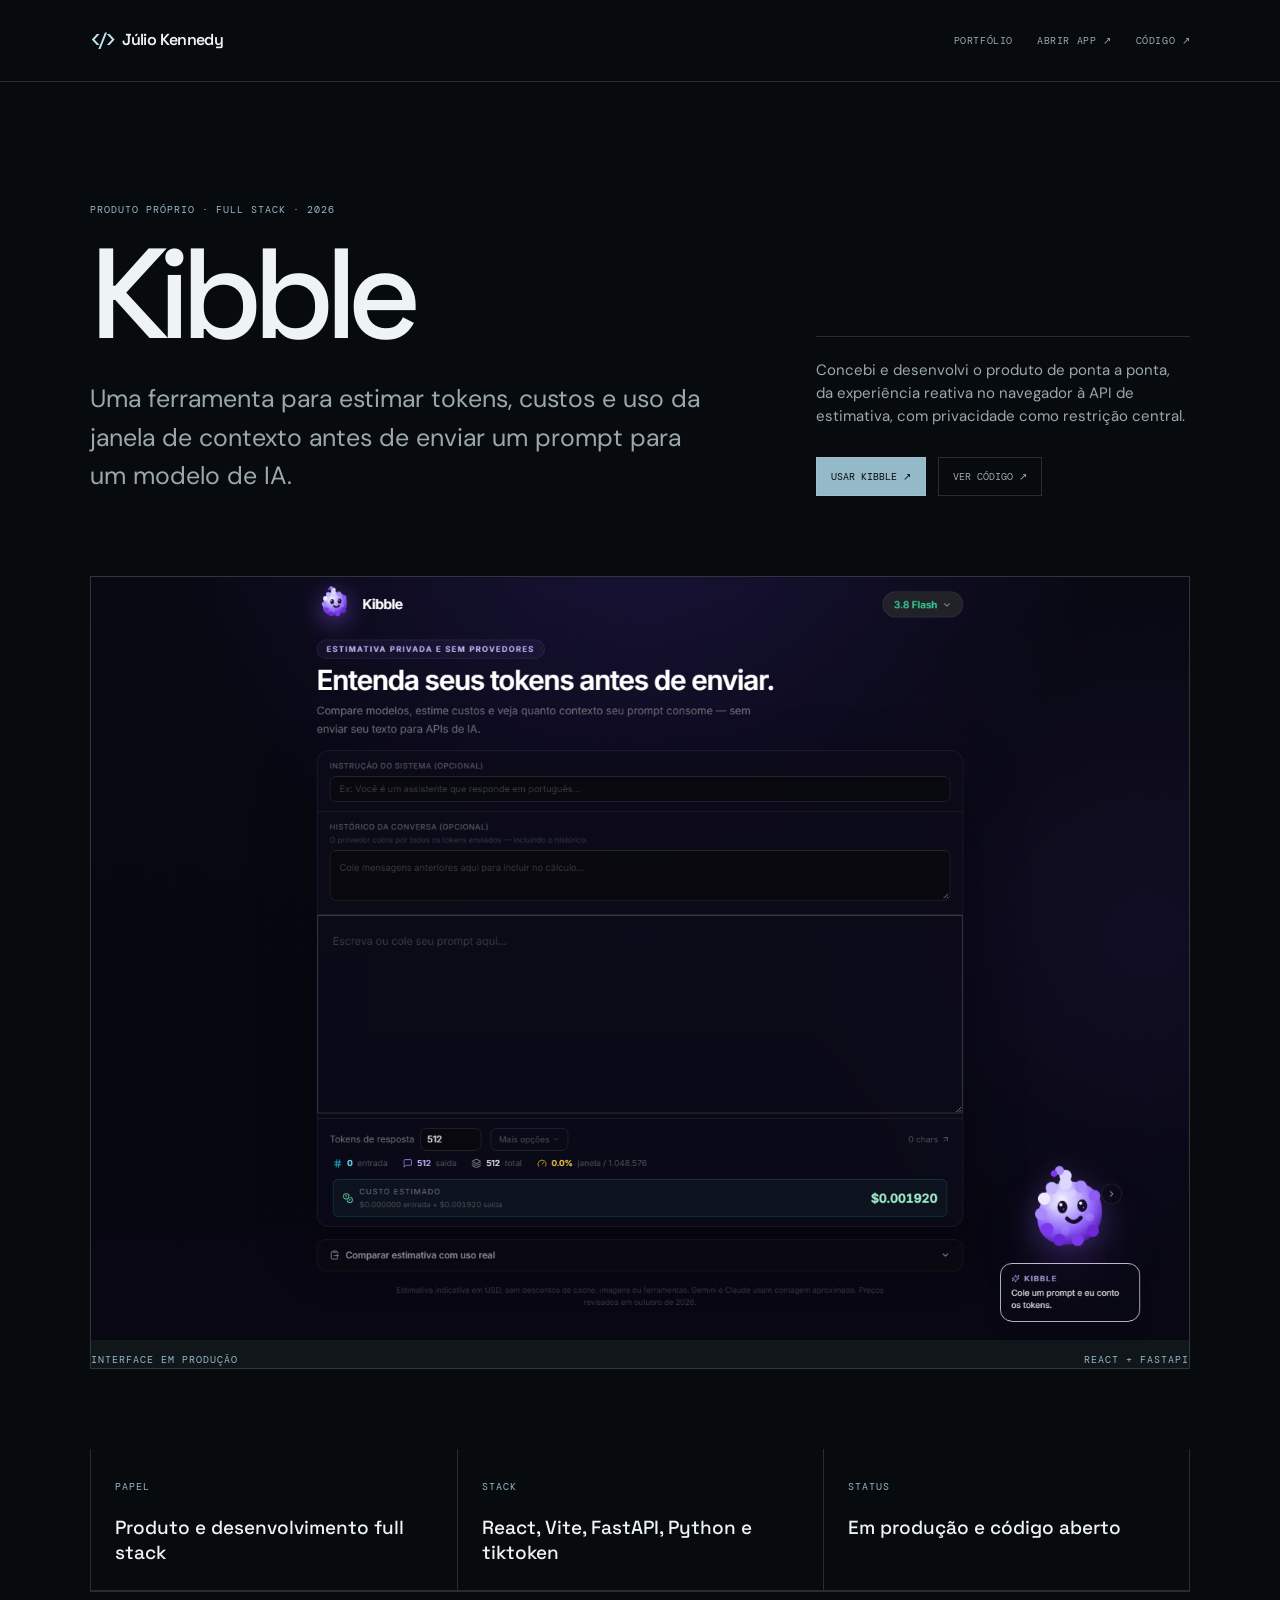
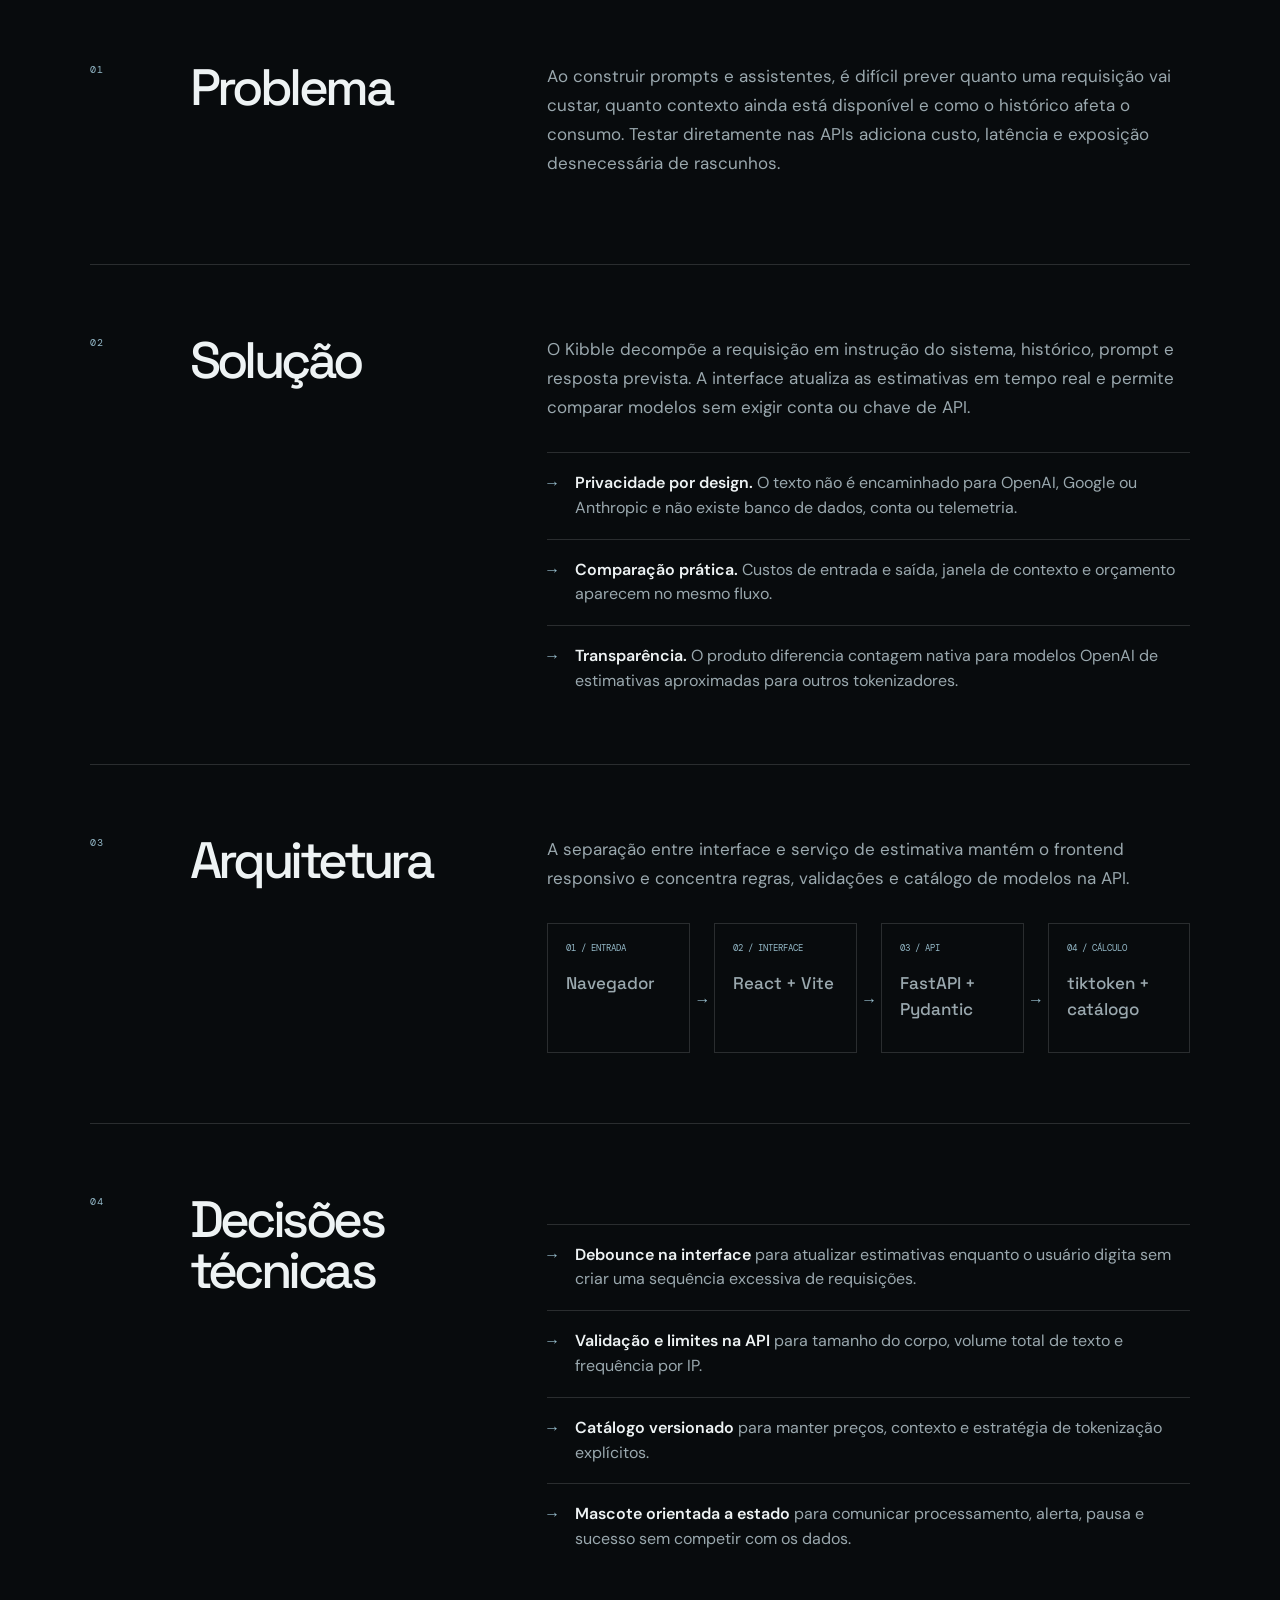
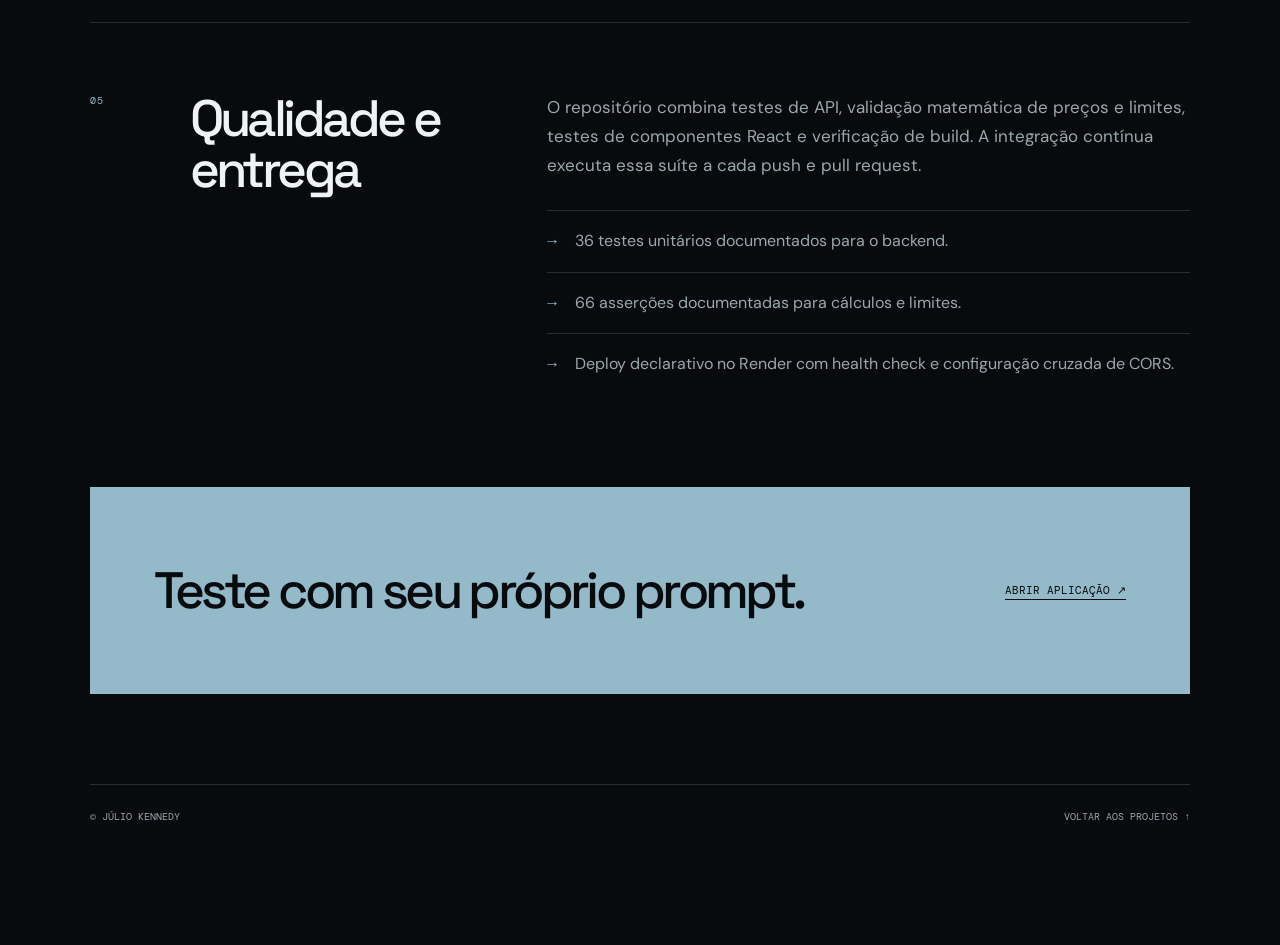
<file: projects/kibble.html>
<!doctype html>
<html lang="pt-BR">
<head>
  <meta charset="UTF-8">
  <meta name="viewport" content="width=device-width, initial-scale=1.0">
  <meta name="description" content="Estudo de caso do Kibble, estimador privado de tokens, custos e janela de contexto para modelos de IA.">
  <meta name="theme-color" content="#080b0d">
  <title>Kibble — Estudo de caso de Júlio Kennedy</title>
  <link rel="icon" type="image/svg+xml" href="../favicon.svg">
  <link rel="stylesheet" href="../style.css">
  <link rel="stylesheet" href="../case-study.css">
</head>
<body>
  <div class="case-shell">
    <header class="case-header">
      <a class="brand" href="../index.html" aria-label="Voltar ao portfólio"><span class="brand-symbol">&lt;/&gt;</span><span class="brand-name">Júlio Kennedy</span></a>
      <nav class="case-nav" aria-label="Navegação do projeto"><a href="../index.html#projetos">Portfólio</a><a href="https://kibble-jk-web.onrender.com/" target="_blank" rel="noopener noreferrer">Abrir app ↗</a><a href="https://github.com/JulioKennedyy/Kibble" target="_blank" rel="noopener noreferrer">Código ↗</a></nav>
    </header>

    <main class="case-main">
      <section class="case-hero">
        <div><p class="case-eyebrow">Produto próprio · Full Stack · 2026</p><h1>Kibble</h1><p class="case-lede">Uma ferramenta para estimar tokens, custos e uso da janela de contexto antes de enviar um prompt para um modelo de IA.</p></div>
        <div class="case-summary"><p>Concebi e desenvolvi o produto de ponta a ponta, da experiência reativa no navegador à API de estimativa, com privacidade como restrição central.</p><div class="case-actions"><a href="https://kibble-jk-web.onrender.com/" target="_blank" rel="noopener noreferrer">Usar Kibble ↗</a><a href="https://github.com/JulioKennedyy/Kibble" target="_blank" rel="noopener noreferrer">Ver código ↗</a></div></div>
      </section>

      <figure class="case-cover"><img src="../image/kibble-interface.png" alt="Tela do Kibble exibindo campos de prompt, contagem de tokens, uso de contexto e custo estimado"><figcaption class="case-caption"><span>Interface em produção</span><span>React + FastAPI</span></figcaption></figure>

      <section class="case-facts" aria-label="Resumo do projeto">
        <div class="case-fact"><span>Papel</span><strong>Produto e desenvolvimento full stack</strong></div>
        <div class="case-fact"><span>Stack</span><strong>React, Vite, FastAPI, Python e tiktoken</strong></div>
        <div class="case-fact"><span>Status</span><strong>Em produção e código aberto</strong></div>
      </section>

      <section class="case-section"><span class="case-index">01</span><h2>Problema</h2><div class="case-section-body"><p>Ao construir prompts e assistentes, é difícil prever quanto uma requisição vai custar, quanto contexto ainda está disponível e como o histórico afeta o consumo. Testar diretamente nas APIs adiciona custo, latência e exposição desnecessária de rascunhos.</p></div></section>

      <section class="case-section"><span class="case-index">02</span><h2>Solução</h2><div class="case-section-body"><p>O Kibble decompõe a requisição em instrução do sistema, histórico, prompt e resposta prevista. A interface atualiza as estimativas em tempo real e permite comparar modelos sem exigir conta ou chave de API.</p><ul class="case-list"><li><strong>Privacidade por design.</strong> O texto não é encaminhado para OpenAI, Google ou Anthropic e não existe banco de dados, conta ou telemetria.</li><li><strong>Comparação prática.</strong> Custos de entrada e saída, janela de contexto e orçamento aparecem no mesmo fluxo.</li><li><strong>Transparência.</strong> O produto diferencia contagem nativa para modelos OpenAI de estimativas aproximadas para outros tokenizadores.</li></ul></div></section>

      <section class="case-section"><span class="case-index">03</span><h2>Arquitetura</h2><div class="case-section-body"><p>A separação entre interface e serviço de estimativa mantém o frontend responsivo e concentra regras, validações e catálogo de modelos na API.</p><div class="architecture-flow" aria-label="Fluxo da arquitetura do Kibble"><div class="architecture-node"><span>01 / Entrada</span><strong>Navegador</strong></div><div class="architecture-node"><span>02 / Interface</span><strong>React + Vite</strong></div><div class="architecture-node"><span>03 / API</span><strong>FastAPI + Pydantic</strong></div><div class="architecture-node"><span>04 / Cálculo</span><strong>tiktoken + catálogo</strong></div></div></div></section>

      <section class="case-section"><span class="case-index">04</span><h2>Decisões técnicas</h2><div class="case-section-body"><ul class="case-list"><li><strong>Debounce na interface</strong> para atualizar estimativas enquanto o usuário digita sem criar uma sequência excessiva de requisições.</li><li><strong>Validação e limites na API</strong> para tamanho do corpo, volume total de texto e frequência por IP.</li><li><strong>Catálogo versionado</strong> para manter preços, contexto e estratégia de tokenização explícitos.</li><li><strong>Mascote orientada a estado</strong> para comunicar processamento, alerta, pausa e sucesso sem competir com os dados.</li></ul></div></section>

      <section class="case-section"><span class="case-index">05</span><h2>Qualidade e entrega</h2><div class="case-section-body"><p>O repositório combina testes de API, validação matemática de preços e limites, testes de componentes React e verificação de build. A integração contínua executa essa suíte a cada push e pull request.</p><ul class="case-list"><li>36 testes unitários documentados para o backend.</li><li>66 asserções documentadas para cálculos e limites.</li><li>Deploy declarativo no Render com health check e configuração cruzada de CORS.</li></ul></div></section>

      <section class="case-cta"><h2>Teste com seu próprio prompt.</h2><a href="https://kibble-jk-web.onrender.com/" target="_blank" rel="noopener noreferrer">Abrir aplicação ↗</a></section>
      <footer class="case-footer"><span>© Júlio Kennedy</span><a href="../index.html#projetos">Voltar aos projetos ↑</a></footer>
    </main>
  </div>
</body>
</html>
</file>
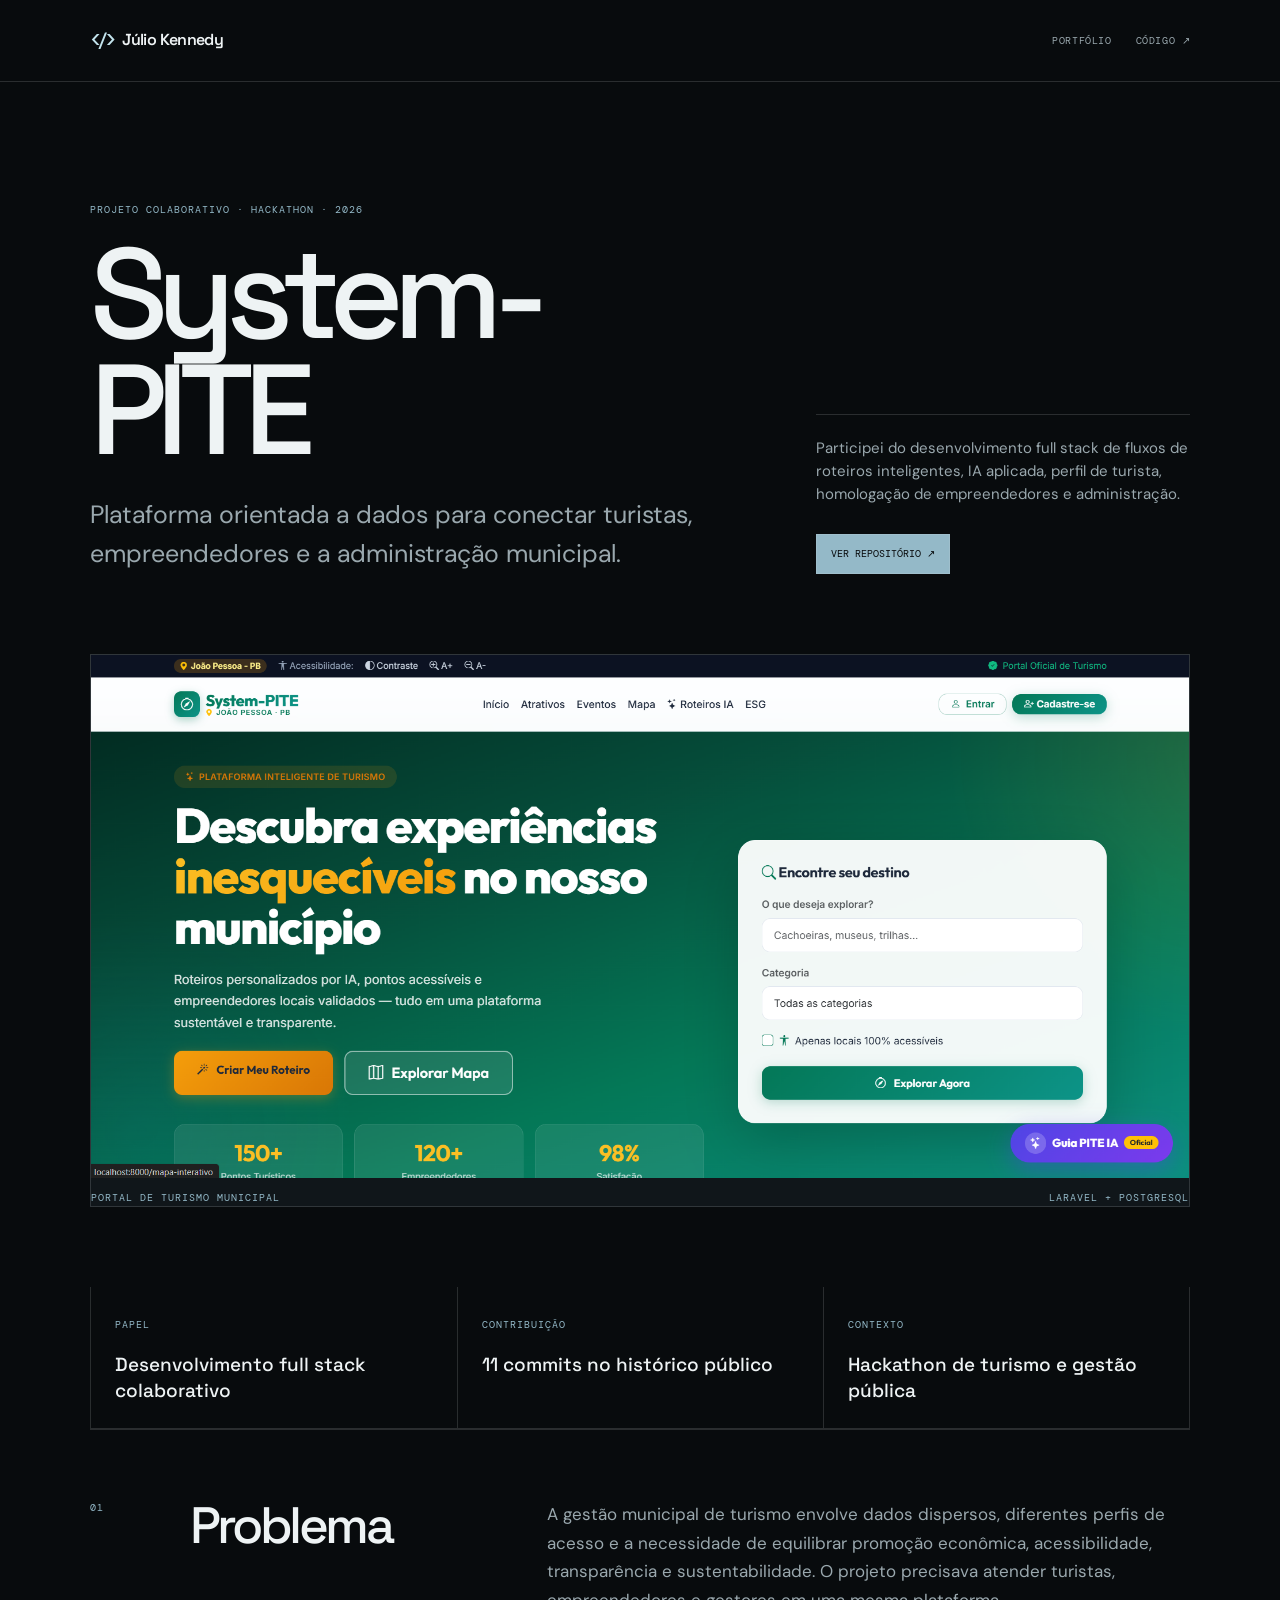
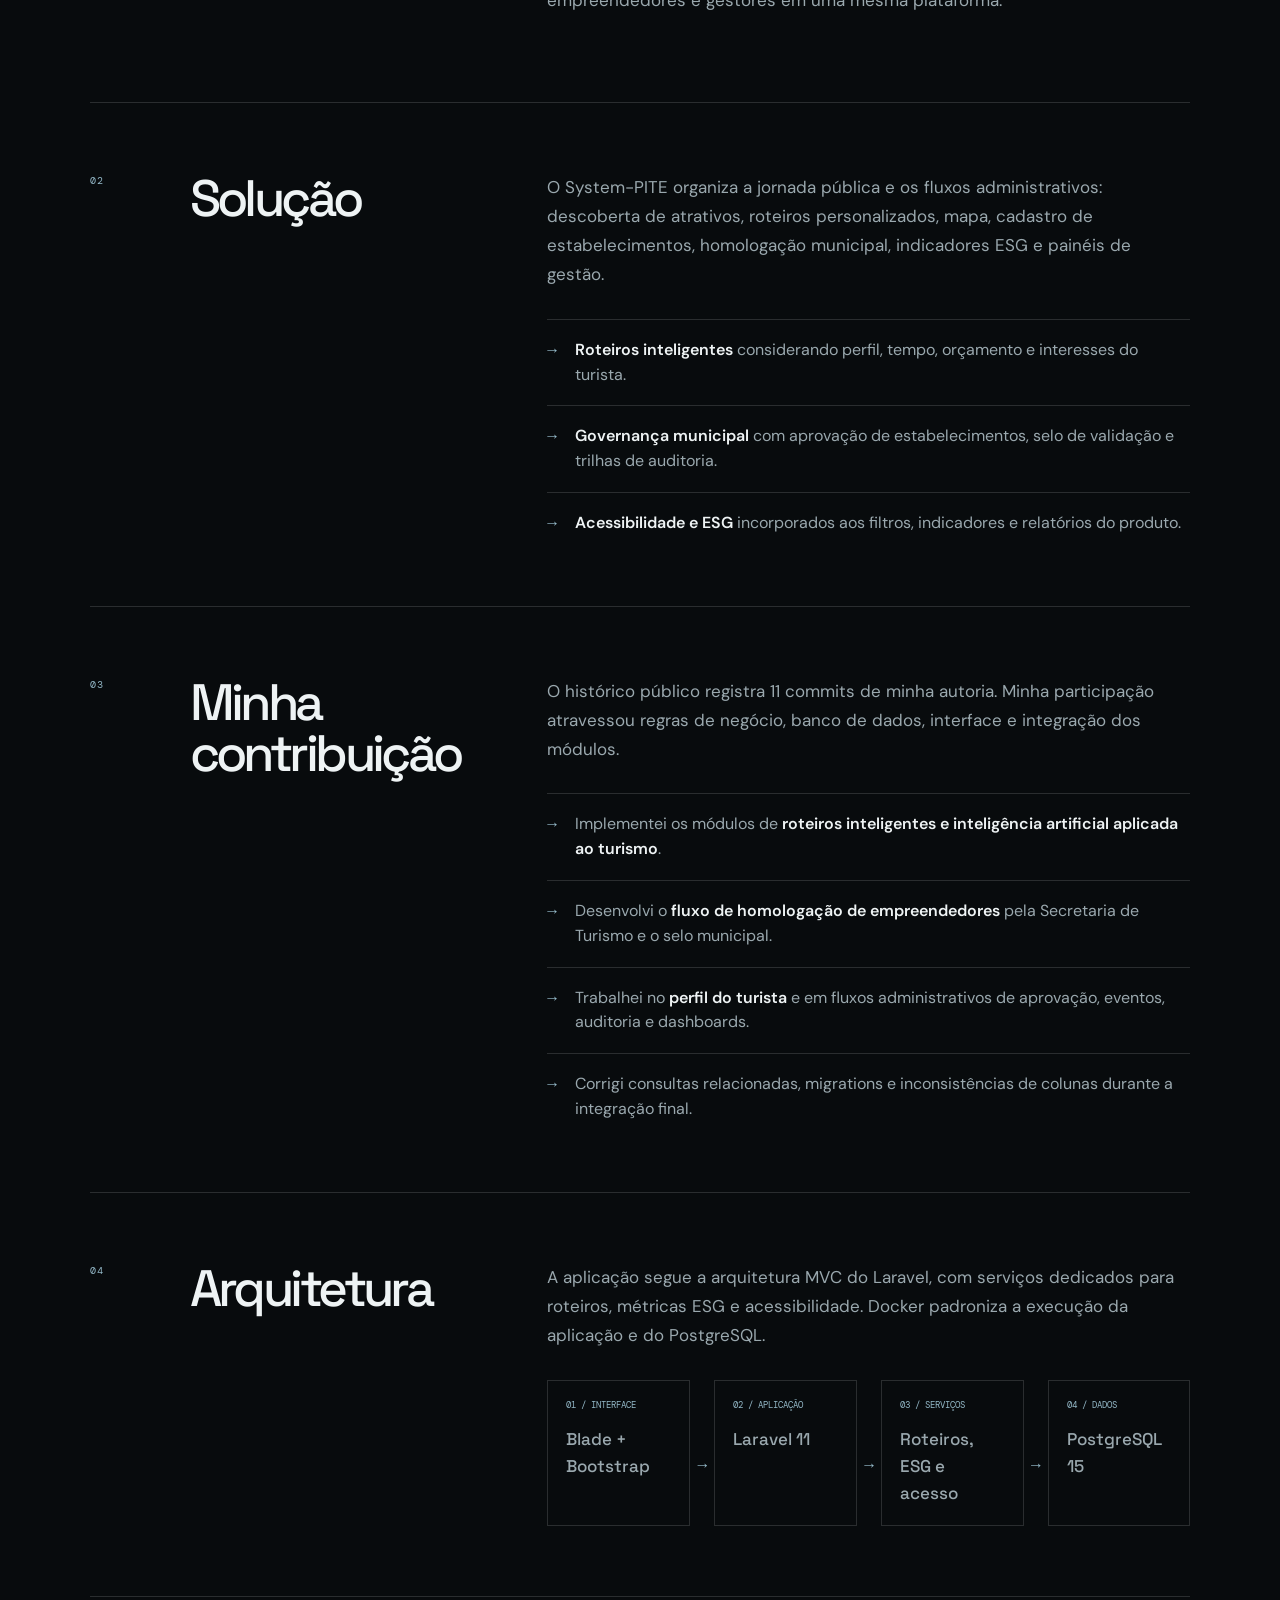
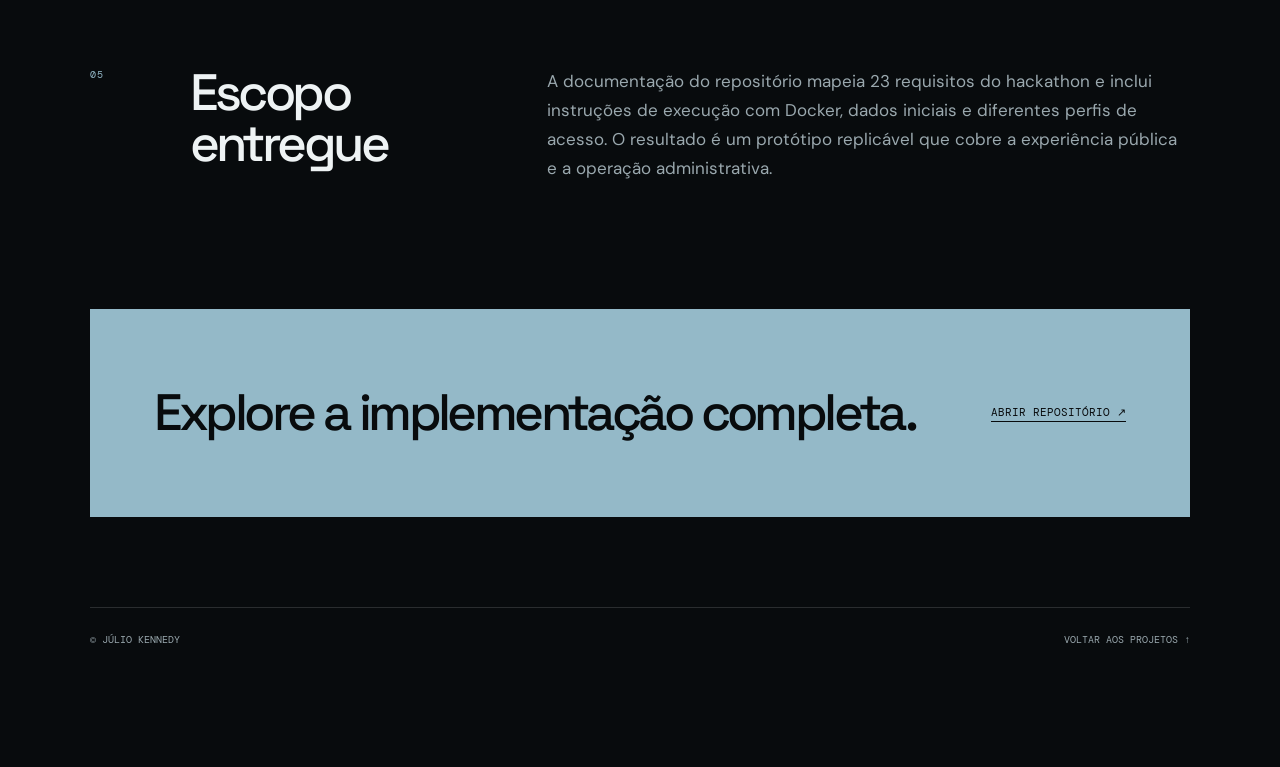
<file: projects/system-pite.html>
<!doctype html>
<html lang="pt-BR">
<head>
  <meta charset="UTF-8">
  <meta name="viewport" content="width=device-width, initial-scale=1.0">
  <meta name="description" content="Estudo de caso do System-PITE, plataforma colaborativa de gestão pública para o turismo municipal.">
  <meta name="theme-color" content="#080b0d">
  <title>System-PITE — Estudo de caso de Júlio Kennedy</title>
  <link rel="icon" type="image/svg+xml" href="../favicon.svg">
  <link rel="stylesheet" href="../style.css">
  <link rel="stylesheet" href="../case-study.css">
</head>
<body>
  <div class="case-shell">
    <header class="case-header">
      <a class="brand" href="../index.html" aria-label="Voltar ao portfólio"><span class="brand-symbol">&lt;/&gt;</span><span class="brand-name">Júlio Kennedy</span></a>
      <nav class="case-nav" aria-label="Navegação do projeto"><a href="../index.html#projetos">Portfólio</a><a href="https://github.com/MiguelSouza0/System-PITE" target="_blank" rel="noopener noreferrer">Código ↗</a></nav>
    </header>

    <main class="case-main">
      <section class="case-hero">
        <div><p class="case-eyebrow">Projeto colaborativo · Hackathon · 2026</p><h1>System-PITE</h1><p class="case-lede">Plataforma orientada a dados para conectar turistas, empreendedores e a administração municipal.</p></div>
        <div class="case-summary"><p>Participei do desenvolvimento full stack de fluxos de roteiros inteligentes, IA aplicada, perfil de turista, homologação de empreendedores e administração.</p><div class="case-actions"><a href="https://github.com/MiguelSouza0/System-PITE" target="_blank" rel="noopener noreferrer">Ver repositório ↗</a></div></div>
      </section>

      <figure class="case-cover case-cover-pite"><img src="../image/pyte.png" alt="Tela inicial do System-PITE com busca de destinos e chamada para explorar o município"><figcaption class="case-caption"><span>Portal de turismo municipal</span><span>Laravel + PostgreSQL</span></figcaption></figure>

      <section class="case-facts" aria-label="Resumo do projeto">
        <div class="case-fact"><span>Papel</span><strong>Desenvolvimento full stack colaborativo</strong></div>
        <div class="case-fact"><span>Contribuição</span><strong>11 commits no histórico público</strong></div>
        <div class="case-fact"><span>Contexto</span><strong>Hackathon de turismo e gestão pública</strong></div>
      </section>

      <section class="case-section"><span class="case-index">01</span><h2>Problema</h2><div class="case-section-body"><p>A gestão municipal de turismo envolve dados dispersos, diferentes perfis de acesso e a necessidade de equilibrar promoção econômica, acessibilidade, transparência e sustentabilidade. O projeto precisava atender turistas, empreendedores e gestores em uma mesma plataforma.</p></div></section>

      <section class="case-section"><span class="case-index">02</span><h2>Solução</h2><div class="case-section-body"><p>O System-PITE organiza a jornada pública e os fluxos administrativos: descoberta de atrativos, roteiros personalizados, mapa, cadastro de estabelecimentos, homologação municipal, indicadores ESG e painéis de gestão.</p><ul class="case-list"><li><strong>Roteiros inteligentes</strong> considerando perfil, tempo, orçamento e interesses do turista.</li><li><strong>Governança municipal</strong> com aprovação de estabelecimentos, selo de validação e trilhas de auditoria.</li><li><strong>Acessibilidade e ESG</strong> incorporados aos filtros, indicadores e relatórios do produto.</li></ul></div></section>

      <section class="case-section"><span class="case-index">03</span><h2>Minha contribuição</h2><div class="case-section-body"><p>O histórico público registra 11 commits de minha autoria. Minha participação atravessou regras de negócio, banco de dados, interface e integração dos módulos.</p><ul class="case-list"><li>Implementei os módulos de <strong>roteiros inteligentes e inteligência artificial aplicada ao turismo</strong>.</li><li>Desenvolvi o <strong>fluxo de homologação de empreendedores</strong> pela Secretaria de Turismo e o selo municipal.</li><li>Trabalhei no <strong>perfil do turista</strong> e em fluxos administrativos de aprovação, eventos, auditoria e dashboards.</li><li>Corrigi consultas relacionadas, migrations e inconsistências de colunas durante a integração final.</li></ul></div></section>

      <section class="case-section"><span class="case-index">04</span><h2>Arquitetura</h2><div class="case-section-body"><p>A aplicação segue a arquitetura MVC do Laravel, com serviços dedicados para roteiros, métricas ESG e acessibilidade. Docker padroniza a execução da aplicação e do PostgreSQL.</p><div class="architecture-flow" aria-label="Fluxo da arquitetura do System-PITE"><div class="architecture-node"><span>01 / Interface</span><strong>Blade + Bootstrap</strong></div><div class="architecture-node"><span>02 / Aplicação</span><strong>Laravel 11</strong></div><div class="architecture-node"><span>03 / Serviços</span><strong>Roteiros, ESG e acesso</strong></div><div class="architecture-node"><span>04 / Dados</span><strong>PostgreSQL 15</strong></div></div></div></section>

      <section class="case-section"><span class="case-index">05</span><h2>Escopo entregue</h2><div class="case-section-body"><p>A documentação do repositório mapeia 23 requisitos do hackathon e inclui instruções de execução com Docker, dados iniciais e diferentes perfis de acesso. O resultado é um protótipo replicável que cobre a experiência pública e a operação administrativa.</p></div></section>

      <section class="case-cta"><h2>Explore a implementação completa.</h2><a href="https://github.com/MiguelSouza0/System-PITE" target="_blank" rel="noopener noreferrer">Abrir repositório ↗</a></section>
      <footer class="case-footer"><span>© Júlio Kennedy</span><a href="../index.html#projetos">Voltar aos projetos ↑</a></footer>
    </main>
  </div>
</body>
</html>
</file>
<file: style.css>
@import url('https://fonts.googleapis.com/css2?family=DM+Mono:wght@400;500&family=DM+Sans:wght@400;500;600;700&family=Space+Grotesk:wght@400;500;600;700&display=swap');

:root { --ink: #080b0d; --ink-soft: #0d1215; --paper: #eef3f4; --muted: #9aa8ae; --line: rgba(216, 221, 224, .16); --blue: #94b9c8; --blue-bright: #c3e4ed; --serif: Georgia, 'Times New Roman', serif; --sans: 'DM Sans', sans-serif; --display: 'Space Grotesk', sans-serif; --mono: 'DM Mono', monospace; }
* { box-sizing: border-box; }
html { scroll-behavior: smooth; }
body { margin: 0; background: var(--ink); color: var(--paper); font-family: var(--sans); font-size: 16px; line-height: 1.55; }
a { color: inherit; text-decoration: none; }
.site-shell { overflow: hidden; }
.code-field { inset: 0; overflow: hidden; pointer-events: none; position: fixed; z-index: 0; }
.code-field span { color: rgba(148, 185, 200, .07); font-family: var(--mono); font-size: clamp(24px, 4vw, 58px); position: absolute; }
.code-field span:nth-child(1) { animation: code-drift-one 22s linear infinite; left: 8%; top: 12%; }
.code-field span:nth-child(2) { animation: code-drift-two 27s linear infinite; left: 78%; top: 23%; }
.code-field span:nth-child(3) { animation: code-drift-one 31s linear infinite reverse; left: 42%; top: 55%; }
.code-field span:nth-child(4) { animation: code-drift-two 25s linear infinite reverse; left: 16%; top: 78%; }
.code-field span:nth-child(5) { animation: code-drift-one 34s linear infinite; left: 66%; top: 88%; }
.code-field span:nth-child(6) { animation: code-drift-two 29s linear infinite; left: 90%; top: 62%; }
@keyframes code-drift-one { 0% { opacity: 0; transform: translate3d(-12vw, 8vh, 0) rotate(-8deg); } 15%, 75% { opacity: 1; } 100% { opacity: 0; transform: translate3d(16vw, -18vh, 0) rotate(12deg); } }
@keyframes code-drift-two { 0% { opacity: 0; transform: translate3d(10vw, 15vh, 0) rotate(10deg); } 20%, 80% { opacity: 1; } 100% { opacity: 0; transform: translate3d(-19vw, -12vh, 0) rotate(-15deg); } }
.section-pad { padding-left: clamp(24px, 7vw, 112px); padding-right: clamp(24px, 7vw, 112px); }
.site-header { align-items: center; border-bottom: 1px solid var(--line); display: flex; height: 82px; justify-content: space-between; padding: 0 clamp(24px, 7vw, 112px); position: relative; z-index: 5; }
.brand { align-items: center; color: var(--paper); display: flex; font-family: var(--display); gap: 10px; }
.brand-symbol { color: var(--blue-bright); font-family: var(--mono); font-size: 19px; font-weight: 500; letter-spacing: -.18em; }
.brand-name { font-size: 16px; font-weight: 600; letter-spacing: -.04em; }
.main-nav { display: flex; gap: clamp(20px, 3vw, 50px); margin-left: 10%; }
.main-nav a, .header-link, .text-link { color: var(--muted); font-family: var(--mono); font-size: 11px; letter-spacing: .04em; text-transform: uppercase; transition: color .25s ease; }
.main-nav a span { color: var(--paper); margin-left: 7px; }
.main-nav a:hover, .header-link:hover, .text-link:hover { color: var(--blue-bright); }
.header-link { color: var(--paper); }
.header-link span, .text-link span, .contact-email span { color: var(--blue); font-size: 17px; margin-left: 8px; }
.menu-toggle { background: none; border: 0; color: var(--paper); cursor: pointer; display: none; font-family: var(--mono); font-size: 11px; text-transform: uppercase; }
.hero { align-items: center; display: grid; gap: 7vw; grid-template-columns: minmax(0, 1fr) minmax(300px, .82fr); min-height: calc(100vh - 82px); padding-bottom: 100px; padding-top: 100px; }
.hero-kicker, .section-number, .visual-label, .visual-caption, .project-top, .skill-index, .experience-meta, .company, .site-footer { color: var(--muted); font-family: var(--mono); font-size: 10px; letter-spacing: .1em; text-transform: uppercase; }
.hero-kicker { color: var(--blue-bright); font-size: 14px; margin: 0 0 22px; }
h1, h2, h3, p { margin-top: 0; }
h1 { color: var(--paper); font-family: var(--display); font-size: clamp(54px, 7.5vw, 116px); font-weight: 500; letter-spacing: -.08em; line-height: .91; margin-bottom: 40px; max-width: 850px; }
h1 em, .contact-content h2 em { color: var(--blue); font-family: var(--serif); font-weight: 400; letter-spacing: -.07em; }
.hero-intro { color: var(--muted); font-size: 17px; line-height: 1.65; max-width: 455px; }
.hero-actions { align-items: center; display: flex; gap: 26px; margin-top: 38px; }
.button { display: inline-flex; font-family: var(--mono); font-size: 11px; gap: 20px; letter-spacing: .04em; padding: 15px 19px; text-transform: uppercase; transition: background .25s ease, color .25s ease, transform .25s ease; }
.button-primary { background: var(--blue); color: var(--ink); }
.button-primary:hover { background: var(--blue-bright); transform: translateY(-3px); }
.hero-visual { aspect-ratio: 1 / 1; background: #0b1012; border: 1px solid var(--line); max-width: 570px; overflow: hidden; position: relative; transform: rotate(2deg); z-index: 1; }
.code-mark { color: rgba(195, 228, 237, .12); font-family: var(--mono); font-size: clamp(90px, 14vw, 190px); letter-spacing: -.2em; line-height: 1; position: absolute; right: -15px; top: 28%; z-index: 1; }
.portrait-frame { align-items: center; background: rgba(8, 11, 13, .76); border: 1px solid rgba(195, 228, 237, .45); bottom: 43px; display: flex; flex-direction: column; height: 37%; justify-content: center; position: absolute; right: 38px; width: 30%; z-index: 3; }
.portrait-frame span { color: var(--blue-bright); font-family: var(--display); font-size: clamp(30px, 4vw, 52px); font-weight: 600; letter-spacing: -.1em; }
.portrait-frame small { color: var(--muted); font-family: var(--mono); font-size: 8px; letter-spacing: .08em; margin-top: 10px; }
.portrait-image { filter: contrast(1.08); height: 100%; object-fit: cover; opacity: .92; width: 100%; }
.visual-grid { background-image: linear-gradient(rgba(148, 185, 200, .13) 1px, transparent 1px), linear-gradient(90deg, rgba(148, 185, 200, .13) 1px, transparent 1px); background-size: 12.5% 12.5%; inset: 0; position: absolute; }
.visual-route { border: 1px solid var(--blue); border-radius: 48% 52% 42% 58%; height: 72%; left: 14%; opacity: .85; position: absolute; top: 15%; transform: rotate(42deg); width: 55%; }
.route-two { border-color: var(--blue-bright); border-radius: 40% 60% 65% 35%; height: 59%; left: 32%; opacity: .45; top: 23%; transform: rotate(-28deg); width: 45%; }
.visual-point { background: var(--blue-bright); border-radius: 50%; box-shadow: 0 0 0 9px rgba(195, 228, 237, .1), 0 0 26px rgba(195, 228, 237, .55); height: 9px; position: absolute; width: 9px; }
.point-one { left: 28%; top: 30%; }.point-two { right: 23%; top: 54%; }.point-three { bottom: 20%; left: 47%; }
.visual-caption { bottom: 20px; display: flex; justify-content: space-between; left: 22px; position: absolute; right: 22px; }.visual-label { color: var(--blue); left: 22px; position: absolute; top: 20px; }
.signal-strip { align-items: center; border-bottom: 1px solid var(--line); border-top: 1px solid var(--line); color: var(--blue-bright); display: flex; font-family: var(--display); font-size: clamp(16px, 2vw, 23px); gap: 18px; justify-content: center; padding-bottom: 19px; padding-top: 19px; }.signal-strip span { color: var(--muted); font-family: var(--mono); font-size: 11px; }
.content-section { padding-bottom: 135px; padding-top: 145px; }.section-heading { align-items: baseline; display: grid; gap: 24px; grid-template-columns: 45px 1fr 1fr; margin-bottom: 72px; }.section-heading h2 { font-family: var(--display); font-size: clamp(34px, 4vw, 62px); font-weight: 500; letter-spacing: -.07em; line-height: 1; margin: 0; }.section-heading p { color: var(--muted); font-size: 15px; margin: 0; }
.experience-item { border-top: 1px solid var(--line); display: grid; gap: 30px; grid-template-columns: 1fr 2.2fr; padding: 35px 0 42px; }.experience-item:last-child { border-bottom: 1px solid var(--line); }.experience-meta { display: flex; flex-direction: column; gap: 7px; line-height: 1.4; }.experience-main { max-width: 750px; }.experience-main h3 { font-family: var(--display); font-size: clamp(22px, 2.5vw, 32px); font-weight: 500; letter-spacing: -.05em; margin-bottom: 5px; }.experience-main h3 small { color: var(--muted); font-family: var(--serif); font-size: .72em; font-style: italic; font-weight: 400; letter-spacing: 0; }.company { color: var(--blue); margin-bottom: 22px; }.experience-main > p:not(.company) { color: var(--muted); max-width: 625px; }.tag-list { display: flex; flex-wrap: wrap; gap: 8px; list-style: none; margin: 25px 0 0; padding: 0; }.tag-list li { border: 1px solid var(--line); color: var(--blue-bright); font-family: var(--mono); font-size: 10px; padding: 6px 9px; }
.experience-details { border-bottom: 1px solid var(--line); border-top: 1px solid var(--line); margin-top: 30px; }.experience-details summary { align-items: center; cursor: pointer; display: flex; font-family: var(--display); font-size: 17px; font-weight: 500; justify-content: space-between; list-style: none; padding: 18px 0; }.experience-details summary::-webkit-details-marker { display: none; }.details-action { align-items: center; color: var(--blue); display: flex; font-family: var(--mono); font-size: 9px; gap: 12px; letter-spacing: .06em; text-transform: uppercase; }.details-label-close { display: none; }.experience-details[open] .details-label-open { display: none; }.experience-details[open] .details-label-close { display: inline; }.details-action i { font-size: 18px; font-style: normal; transition: transform .25s ease; }.experience-details[open] .details-action i { transform: rotate(45deg); }.impact-grid { border-top: 1px solid var(--line); display: grid; grid-template-columns: 1fr 1fr; }.impact-item { border-bottom: 1px solid var(--line); min-height: 285px; padding: 25px 25px 25px 0; }.impact-item:nth-child(odd) { border-right: 1px solid var(--line); }.impact-item:nth-child(even) { padding-left: 25px; padding-right: 0; }.impact-index { color: var(--blue); font-family: var(--mono); font-size: 9px; letter-spacing: .07em; text-transform: uppercase; }.impact-item h4 { font-family: var(--display); font-size: 20px; font-weight: 500; letter-spacing: -.04em; line-height: 1.15; margin: 28px 0 14px; }.impact-item p { color: var(--muted); font-size: 13px; line-height: 1.6; }.impact-result { border-top: 1px solid var(--line); margin: 20px 0 0; padding-top: 15px; }.impact-result strong { color: var(--paper); display: block; font-family: var(--mono); font-size: 9px; letter-spacing: .08em; margin-bottom: 6px; text-transform: uppercase; }
.skills-section { background: #0d1215; }.skills-grid { border-left: 1px solid var(--line); display: grid; grid-template-columns: repeat(4, 1fr); }.skill-group { border-right: 1px solid var(--line); min-height: 290px; padding: 23px; }.skill-index { color: var(--blue); }.skill-group h3 { font-family: var(--display); font-size: 20px; font-weight: 500; margin: 61px 0 22px; }.tech-list { display: grid; gap: 13px; }.tech-list span { align-items: center; color: var(--paper); display: flex; font-size: 16px; gap: 11px; }.tech-list img { height: 30px; width: 30px; }
.skills-grid { grid-template-columns: repeat(3, 1fr); }.skill-group { min-height: 390px; }.skill-index { line-height: 1.5; }.skill-group h3 { margin-top: 45px; }.tech-list img { object-fit: contain; }
.projects-grid { display: grid; gap: 16px; grid-template-columns: 1fr 1fr; }.project-card { background: #121a1e; display: flex; flex-direction: column; justify-content: space-between; min-height: 530px; padding: 25px; transition: background .25s ease, transform .25s ease; }.project-card:hover { background: #1b2a31; transform: translateY(-5px); }.project-featured { background: #b9a2ff; color: var(--ink); display: grid; gap: 0 48px; grid-column: span 2; grid-template-columns: minmax(0, 1.15fr) minmax(320px, .85fr); grid-template-rows: auto 1fr auto; }.project-featured:hover { background: #cbbaff; }.project-featured .project-image { grid-column: 1; grid-row: 1 / 4; height: auto; margin: -25px 0 -25px -25px; min-height: 480px; }.project-featured .project-top, .project-featured > div:not(.project-image):not(.project-bottom), .project-featured .project-bottom { grid-column: 2; }.project-image { align-items: center; background-color: #0a0f11; display: flex; height: 170px; justify-content: center; margin: -25px -25px 25px; overflow: hidden; position: relative; }.project-image::after { background: linear-gradient(130deg, transparent, rgba(195, 228, 237, .2), transparent); content: ''; inset: 0; position: absolute; transform: translateX(-100%); transition: transform .5s ease; }.project-card:hover .project-image::after { transform: translateX(100%); }.project-image > img { height: 100%; object-fit: cover; width: 100%; }.project-image span { color: var(--blue-bright); font-family: var(--display); font-size: 30px; font-weight: 600; letter-spacing: -.08em; line-height: .85; position: relative; text-align: center; z-index: 1; }.project-image-kibble { background: radial-gradient(circle at 50% 45%, #2f1761 0, #160c2e 45%, #0b0712 100%); }.project-image-kibble img { filter: drop-shadow(0 24px 42px rgba(113, 67, 255, .34)); object-fit: contain; padding: 38px; }.project-image-kibble span { background: rgba(8, 5, 16, .76); bottom: 18px; color: #e8e0ff; font-size: 18px; left: 20px; padding: 7px 10px; position: absolute; }.project-image-pite { background: linear-gradient(135deg, #063c32, #08745e 55%, #112e38); }.project-image-pite img { opacity: .88; }.project-image-pite span { background: rgba(8, 11, 13, .72); bottom: 12px; color: #dff9d8; font-size: 17px; left: 15px; padding: 6px 9px; position: absolute; }.project-image-slepy { background: #2d2d35; }.project-image-slepy img { opacity: .86; }.project-image-slepy span { background: rgba(8, 11, 13, .7); bottom: 12px; color: var(--blue-bright); font-size: 17px; left: 15px; padding: 6px 9px; position: absolute; }.project-image-sport { background: linear-gradient(140deg, #143753, #277b91 50%, #d1a951); }.project-image-sport span { color: #fff; }.project-image-lab { background-image: linear-gradient(rgba(148, 185, 200, .13) 1px, transparent 1px), linear-gradient(90deg, rgba(148, 185, 200, .13) 1px, transparent 1px); background-size: 26px 26px; }.project-top, .project-bottom { display: flex; justify-content: space-between; }.project-card .project-top { color: var(--muted); }.project-featured .project-top, .project-featured .project-bottom { color: #4b3b76; }.project-arrow { font-size: 21px; }.project-card h3 { font-family: var(--display); font-size: clamp(33px, 4vw, 58px); font-weight: 500; letter-spacing: -.09em; line-height: 1; margin: 0 0 12px; }.project-card p { color: var(--muted); margin: 0; }.project-featured p { color: #4b3b76; }.project-detail { font-size: 14px; line-height: 1.55; margin-top: 15px !important; max-width: 560px; }.project-bottom { align-items: flex-start; border-top: 1px solid rgba(216, 221, 224, .16); font-family: var(--mono); font-size: 10px; gap: 15px; padding-top: 15px; text-transform: uppercase; }.project-links { display: flex; flex-shrink: 0; gap: 14px; }.project-bottom a { color: var(--blue-bright); }.project-featured .project-bottom { border-color: rgba(50, 29, 89, .18); }.project-featured .project-bottom a { color: var(--ink); }.project-note { align-items: flex-start; border-bottom: 1px solid var(--line); border-top: 1px solid var(--line); display: flex; gap: 40px; grid-column: span 2; padding: 27px 0; }.project-index { color: var(--blue); font-family: var(--mono); font-size: 11px; }.project-note p { color: var(--muted); font-family: var(--serif); font-size: clamp(20px, 2.3vw, 30px); line-height: 1.25; margin: 0; max-width: 650px; }
.project-image-kibble img { padding: 20px; }.project-image-kibble span { bottom: 12px; left: 15px; }.project-compact { display: grid; gap: 0 44px; grid-column: span 2; grid-template-columns: minmax(260px, .7fr) minmax(0, 1.3fr); grid-template-rows: auto 1fr auto; min-height: 330px; }.project-compact .project-image { grid-column: 1; grid-row: 1 / 4; height: auto; margin: -25px 0 -25px -25px; min-height: 330px; }.project-compact .project-top, .project-compact > div:not(.project-image):not(.project-bottom), .project-compact .project-bottom { grid-column: 2; }.project-compact h3 { font-size: clamp(32px, 3.5vw, 52px); }.project-compact .project-detail { max-width: 700px; }
.project-image-kibble img { filter: none; object-fit: cover; object-position: top; padding: 0; }.project-image-kibble span { background: rgba(8, 5, 16, .88); }.project-arrow { transition: color .2s ease, transform .2s ease; }.project-arrow:hover { color: var(--blue-bright); transform: translate(2px, -2px); }.project-links { flex-wrap: wrap; justify-content: flex-end; }
@media (max-width: 1050px) { .main-nav { margin-left: 0; }.header-link { display: none; } }
.education-band { align-items: center; background: var(--blue); color: var(--ink); display: grid; gap: 7vw; grid-template-columns: 1.2fr 1fr 1fr; padding-bottom: 65px; padding-top: 65px; }.education-band .section-number { color: #496b76; }.education-band h2 { font-family: var(--display); font-size: clamp(29px, 3.5vw, 50px); font-weight: 500; letter-spacing: -.07em; line-height: .95; margin: 20px 0 0; max-width: 260px; }.education-band p { font-size: 15px; margin: 0; }.education-band strong { font-family: var(--display); font-weight: 600; }.language-note { color: #466874; font-family: var(--mono); font-size: 10px !important; line-height: 1.7; text-transform: uppercase; }
.contact-section { display: grid; gap: 10vw; grid-template-columns: 1.15fr 1fr; padding-bottom: 150px; padding-top: 150px; }.contact-content h2 { font-family: var(--display); font-size: clamp(48px, 7vw, 100px); font-weight: 500; letter-spacing: -.09em; line-height: .92; margin: 35px 0; }.contact-content > p { color: var(--muted); max-width: 370px; }.contact-email { color: var(--blue-bright); display: inline-block; font-family: var(--display); font-size: clamp(18px, 2vw, 26px); margin-top: 30px; }.contact-links { align-self: end; border-top: 1px solid var(--line); }.contact-links a { border-bottom: 1px solid var(--line); display: flex; justify-content: space-between; padding: 19px 0; }.contact-name { align-items: center; display: inline-flex; gap: 11px; }.contact-icon { height: 18px; opacity: .8; width: 18px; }.contact-links a span:last-child { color: var(--muted); font-family: var(--mono); font-size: 10px; text-transform: uppercase; }.site-footer { border-top: 1px solid var(--line); display: flex; justify-content: space-between; padding-bottom: 26px; padding-top: 26px; }.site-footer a { color: var(--blue); }
.reveal { opacity: 0; transform: translateY(20px); transition: opacity .7s ease, transform .7s ease; }.hero .reveal { opacity: 1; transform: none; }.reveal.visible { opacity: 1; transform: translateY(0); }
@media (max-width: 760px) { .site-header { height: 70px; }.brand-name { font-size: 14px; }.menu-toggle { display: block; }.main-nav { background: var(--ink-soft); border-bottom: 1px solid var(--line); display: none; flex-direction: column; gap: 25px; left: 0; margin: 0; padding: 30px 24px; position: absolute; right: 0; top: 69px; }.main-nav.is-open { display: flex; }.header-link { display: none; }.hero { display: block; min-height: auto; padding-bottom: 80px; padding-top: 80px; }.hero-visual { margin: 75px auto 0; max-width: 480px; }.signal-strip { flex-wrap: wrap; gap: 8px 12px; justify-content: flex-start; }.content-section { padding-bottom: 90px; padding-top: 90px; }.section-heading { gap: 12px; grid-template-columns: 34px 1fr; margin-bottom: 48px; }.section-heading p { grid-column: 2; }.experience-item { display: block; }.experience-meta { flex-direction: row; justify-content: space-between; margin-bottom: 23px; }.skills-grid { grid-template-columns: 1fr 1fr; }.skill-group { min-height: 280px; padding: 16px; }.skill-group h3 { margin-top: 35px; }.tech-list span { font-size: 14px; }.tech-list img { height: 26px; width: 26px; }.projects-grid { grid-template-columns: 1fr; }.project-card { min-height: 490px; }.project-featured { display: flex; grid-column: auto; }.project-featured .project-image { height: 230px; margin: -25px -25px 25px; min-height: 0; }.project-image-kibble img { padding: 18px; }.project-compact { display: flex; grid-column: auto; min-height: 490px; }.project-compact .project-image { height: 200px; margin: -25px -25px 25px; min-height: 0; }.project-note { grid-column: auto; }.education-band, .contact-section { display: block; }.education-band > * { margin-bottom: 32px; }.education-band > *:last-child { margin-bottom: 0; }.contact-section { padding-bottom: 100px; padding-top: 100px; }.contact-links { margin-top: 70px; }.site-footer { align-items: flex-start; flex-direction: column; gap: 10px; } }
@media (max-width: 760px) { .experience-item, .experience-main, .experience-details, .impact-grid, .impact-item { min-width: 0; width: 100%; }.experience-meta { flex-wrap: wrap; gap: 8px 18px; justify-content: flex-start; }.experience-main h3 small { display: block; margin-top: 3px; }.tag-list { overflow: hidden; }.impact-grid { grid-template-columns: minmax(0, 1fr); }.impact-item, .impact-item:nth-child(odd), .impact-item:nth-child(even) { border-right: 0; min-height: auto; overflow-wrap: anywhere; padding: 24px 0; }.experience-details summary { font-size: 15px; gap: 16px; }.details-action { flex-shrink: 0; }.skills-grid { grid-template-columns: 1fr; }.skill-group { min-height: auto; padding: 24px; }.skill-group h3 { margin-top: 28px; }.project-card { min-width: 0; }.project-bottom { flex-direction: column; }.project-links { flex-wrap: wrap; justify-content: flex-start; } }
@media (prefers-reduced-motion: reduce) { html { scroll-behavior: auto; }.reveal { opacity: 1; transform: none; transition: none; }.project-card, .button { transition: none; }.code-field span { animation: none; } }
</file>
<file: case-study.css>
.case-shell { min-height: 100vh; position: relative; z-index: 1; }
.case-header { align-items: center; border-bottom: 1px solid var(--line); display: flex; height: 82px; justify-content: space-between; padding: 0 clamp(24px, 7vw, 112px); }
.case-nav { display: flex; gap: 24px; }
.case-nav a, .case-back { color: var(--muted); font-family: var(--mono); font-size: 10px; letter-spacing: .06em; text-transform: uppercase; transition: color .2s ease; }
.case-nav a:hover, .case-back:hover { color: var(--blue-bright); }
.case-main { margin: 0 auto; max-width: 1600px; padding: 0 clamp(24px, 7vw, 112px) 120px; }
.case-hero { align-items: end; display: grid; gap: 8vw; grid-template-columns: minmax(0, 1.25fr) minmax(280px, .75fr); padding: 120px 0 80px; }
.case-eyebrow, .case-index, .case-fact span, .case-caption { color: var(--blue); font-family: var(--mono); font-size: 10px; letter-spacing: .1em; text-transform: uppercase; }
.case-hero h1 { font-size: clamp(64px, 10vw, 150px); margin: 18px 0 28px; }
.case-lede { color: var(--muted); font-size: clamp(18px, 2vw, 25px); line-height: 1.55; margin: 0; max-width: 780px; }
.case-summary { border-top: 1px solid var(--line); color: var(--muted); font-size: 15px; padding-top: 22px; }
.case-actions { display: flex; flex-wrap: wrap; gap: 12px; margin-top: 28px; }
.case-actions a { border: 1px solid var(--line); font-family: var(--mono); font-size: 10px; padding: 11px 14px; text-transform: uppercase; transition: background .2s ease, color .2s ease; }
.case-actions a:first-child { background: var(--blue); color: var(--ink); }
.case-actions a:hover { background: var(--blue-bright); color: var(--ink); }
.case-cover { background: #10161a; border: 1px solid var(--line); margin: 0; overflow: hidden; }
.case-cover img { display: block; height: auto; width: 100%; }
.case-cover-pite img { max-height: 760px; object-fit: cover; object-position: top; }
.case-caption { display: flex; justify-content: space-between; padding: 12px 0 0; }
.case-facts { border-bottom: 1px solid var(--line); display: grid; grid-template-columns: repeat(3, 1fr); margin-top: 80px; }
.case-fact { border-left: 1px solid var(--line); padding: 24px; }
.case-fact:last-child { border-right: 1px solid var(--line); }
.case-fact strong { display: block; font-family: var(--display); font-size: 19px; font-weight: 500; line-height: 1.35; margin-top: 17px; }
.case-section { border-top: 1px solid var(--line); display: grid; gap: 48px; grid-template-columns: 52px minmax(220px, .65fr) minmax(0, 1.35fr); padding: 70px 0; }
.case-section h2 { font-family: var(--display); font-size: clamp(31px, 4vw, 56px); font-weight: 500; letter-spacing: -.07em; line-height: 1; margin: 0; }
.case-section-body { color: var(--muted); max-width: 780px; }
.case-section-body > p { font-size: 17px; line-height: 1.7; }
.case-list { display: grid; gap: 18px; list-style: none; margin: 30px 0 0; padding: 0; }
.case-list li { border-top: 1px solid var(--line); padding: 18px 0 0 28px; position: relative; }
.case-list li::before { color: var(--blue); content: '→'; font-family: var(--mono); left: 0; position: absolute; }
.case-list strong { color: var(--paper); font-weight: 600; }
.architecture-flow { align-items: stretch; display: grid; gap: 24px; grid-template-columns: repeat(4, 1fr); margin-top: 30px; }
.architecture-node { border: 1px solid var(--line); min-height: 130px; padding: 18px; position: relative; }
.architecture-node:not(:last-child)::after { color: var(--blue); content: '→'; font-family: var(--mono); position: absolute; right: -18px; top: 50%; }
.architecture-node span { color: var(--blue); display: block; font-family: var(--mono); font-size: 9px; margin-bottom: 14px; text-transform: uppercase; }
.architecture-node strong { font-family: var(--display); font-size: 17px; font-weight: 500; }
.case-cta { align-items: center; background: var(--blue); color: var(--ink); display: flex; gap: 40px; justify-content: space-between; margin-top: 40px; padding: clamp(28px, 5vw, 70px); }
.case-cta h2 { font-family: var(--display); font-size: clamp(30px, 4vw, 58px); font-weight: 500; letter-spacing: -.07em; margin: 0; }
.case-cta a { border-bottom: 1px solid currentColor; font-family: var(--mono); font-size: 11px; text-transform: uppercase; }
.case-footer { border-top: 1px solid var(--line); color: var(--muted); display: flex; font-family: var(--mono); font-size: 10px; justify-content: space-between; margin-top: 90px; padding-top: 24px; text-transform: uppercase; }
@media (max-width: 900px) { .case-hero { align-items: start; grid-template-columns: 1fr; }.case-hero h1 { font-size: clamp(58px, 16vw, 100px); }.case-summary { max-width: 620px; }.case-section { grid-template-columns: 38px 1fr; }.case-section-body { grid-column: 2; }.architecture-flow { grid-template-columns: 1fr 1fr; }.architecture-node:nth-child(2)::after { display: none; } }
@media (max-width: 620px) { .case-header { height: 70px; }.case-nav { gap: 14px; }.case-nav a:first-child { display: none; }.case-main { padding-bottom: 70px; }.case-hero { padding: 80px 0 55px; }.case-facts { grid-template-columns: 1fr; margin-top: 55px; }.case-fact { border-right: 1px solid var(--line); }.case-section { gap: 12px; grid-template-columns: 30px 1fr; padding: 55px 0; }.case-section-body { grid-column: 1 / -1; margin-top: 22px; }.architecture-flow { grid-template-columns: 1fr; }.architecture-node:not(:last-child)::after { bottom: -20px; left: 18px; right: auto; top: auto; transform: rotate(90deg); }.case-cta { align-items: flex-start; flex-direction: column; }.case-footer { flex-direction: column; gap: 10px; } }
</file>
